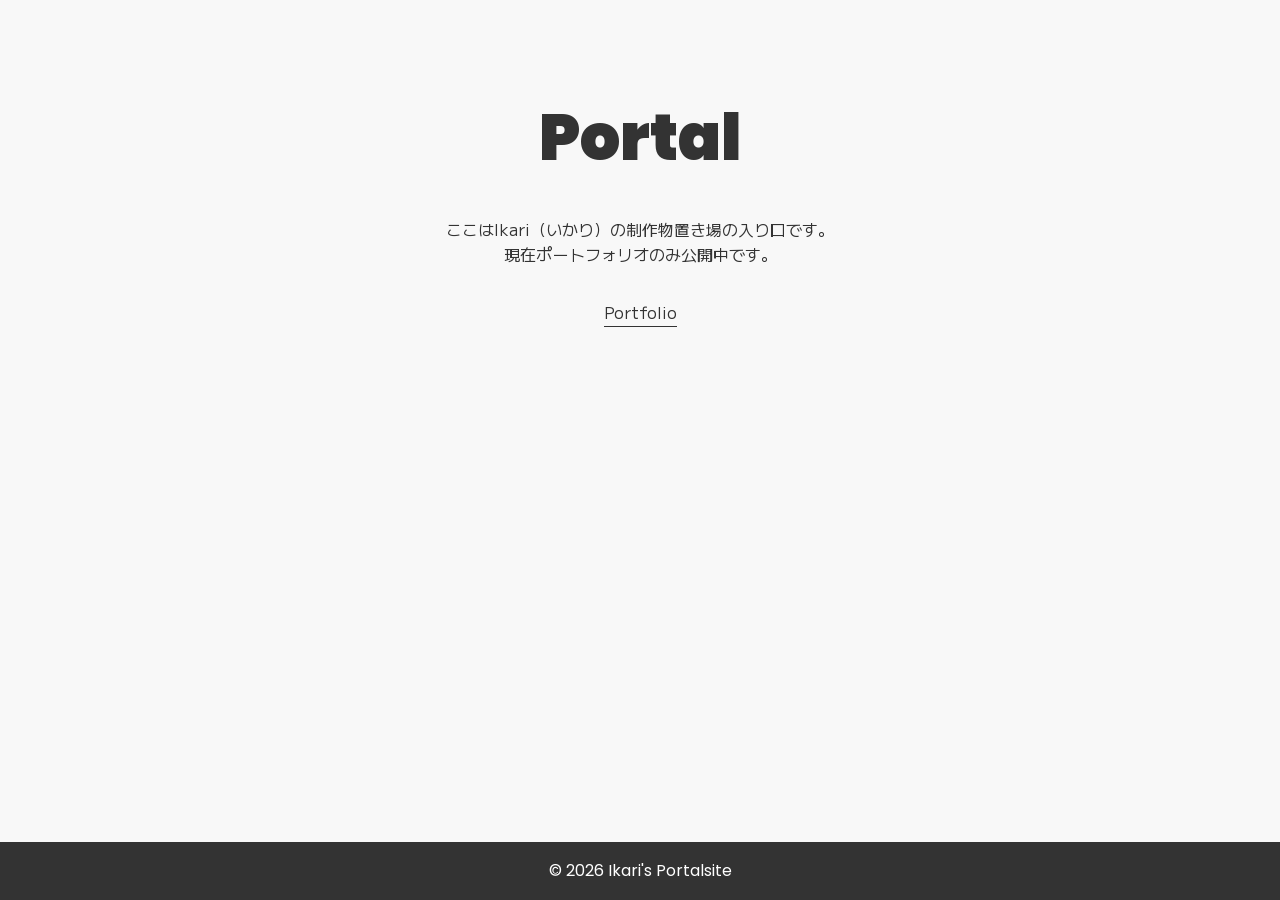
<file: index.html>
<!DOCTYPE html>
<html lang="ja">

  <head>
    <meta charset="UTF-8">
    <meta name="viewport" content="width=device-width, initial-scale=1.0">
    <title>Ikari's Portalsite</title>
    <link rel="stylesheet" href="resource/css/main.css" />
    <meta name="robots" content="noindex, nofollow" />
    <link rel="icon" href="favicon.ico">
  </head>

  <body>
    <main>
      <div class="portal">
        <div class="contentMaxInner">
          <h1 class="heading_01">Portal</h1>
          <p>ここはIkari（いかり）の制作物置き場の入り口です。</p>
          <p>現在ポートフォリオのみ公開中です。</p>
          <ul class="myworks__list">
            <li><a class="linktext" href="/portfolio/">Portfolio</a></li>
          </ul>
        </div>
      </div>
    </main>
    <footer class="footer">
       <div class="footer__copy">© 2026 Ikari's Portalsite</div>
    </footer>

  </body>

</html>
</file>
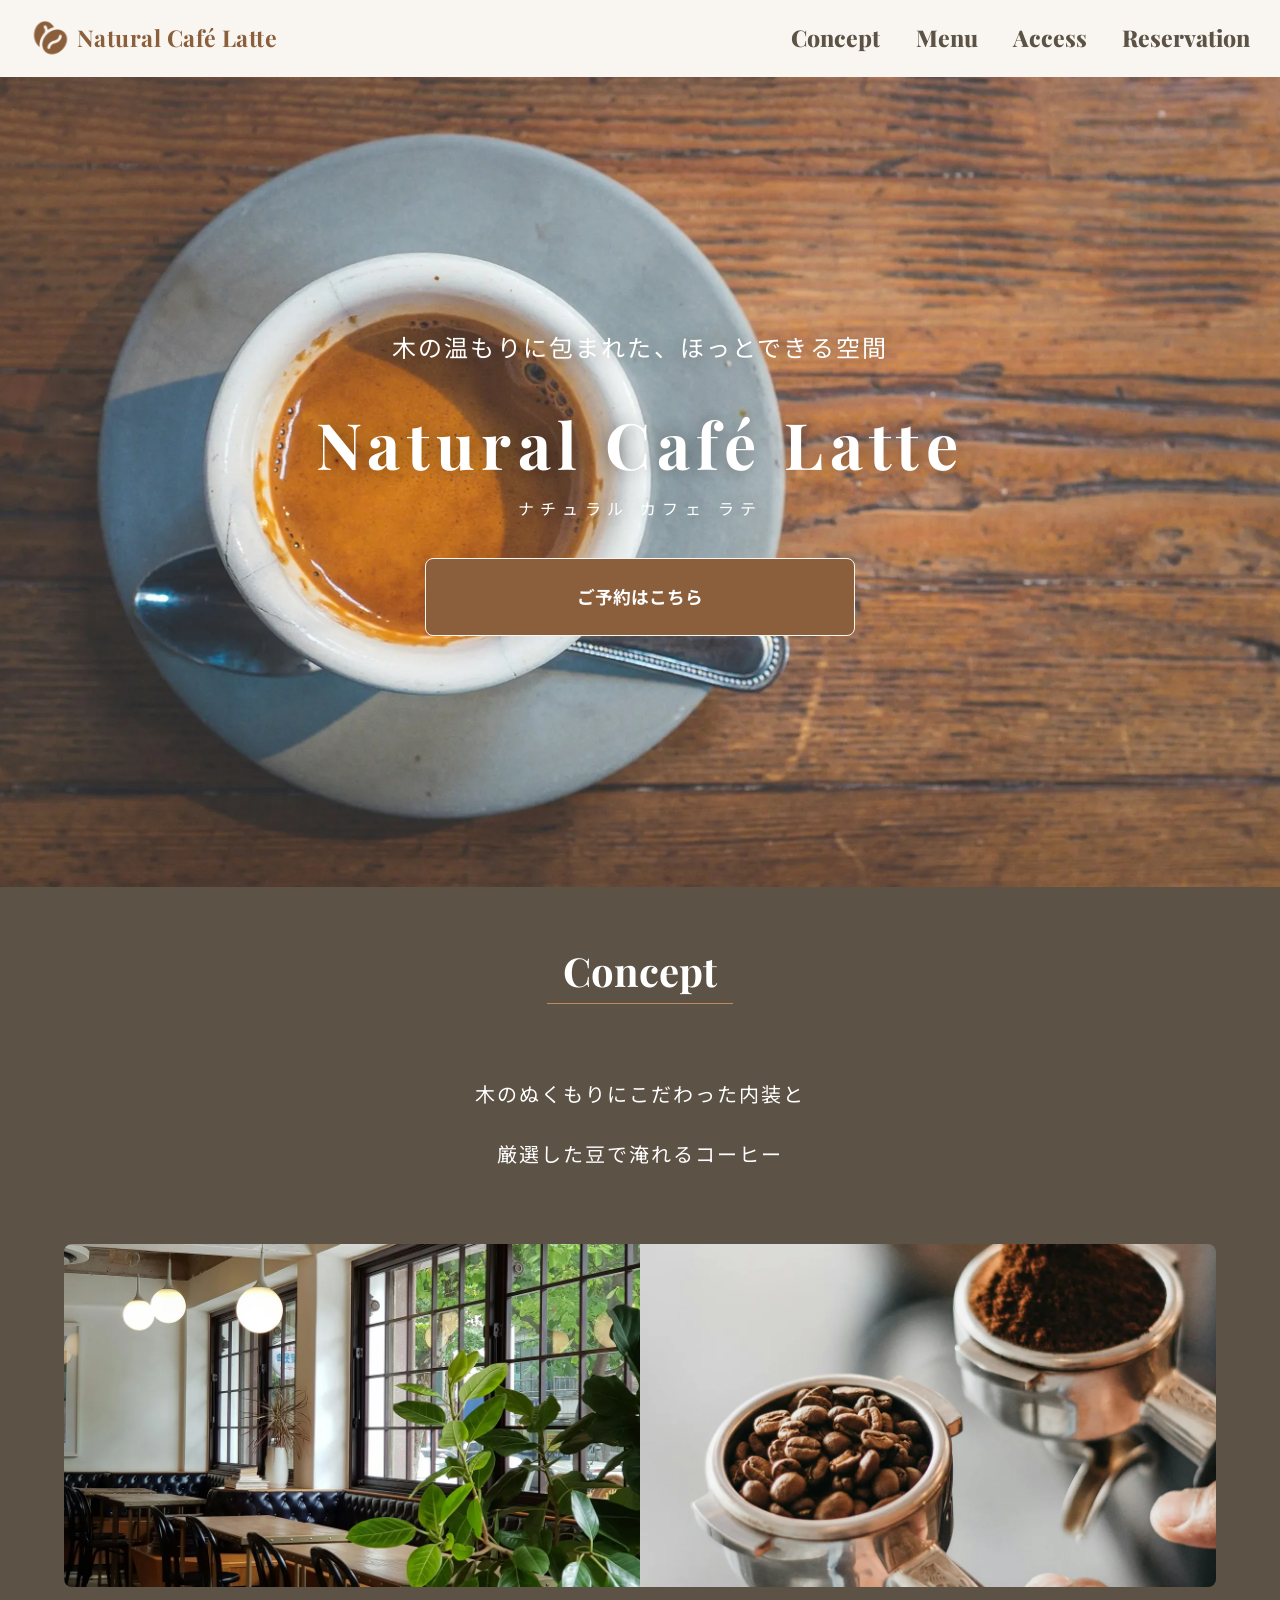
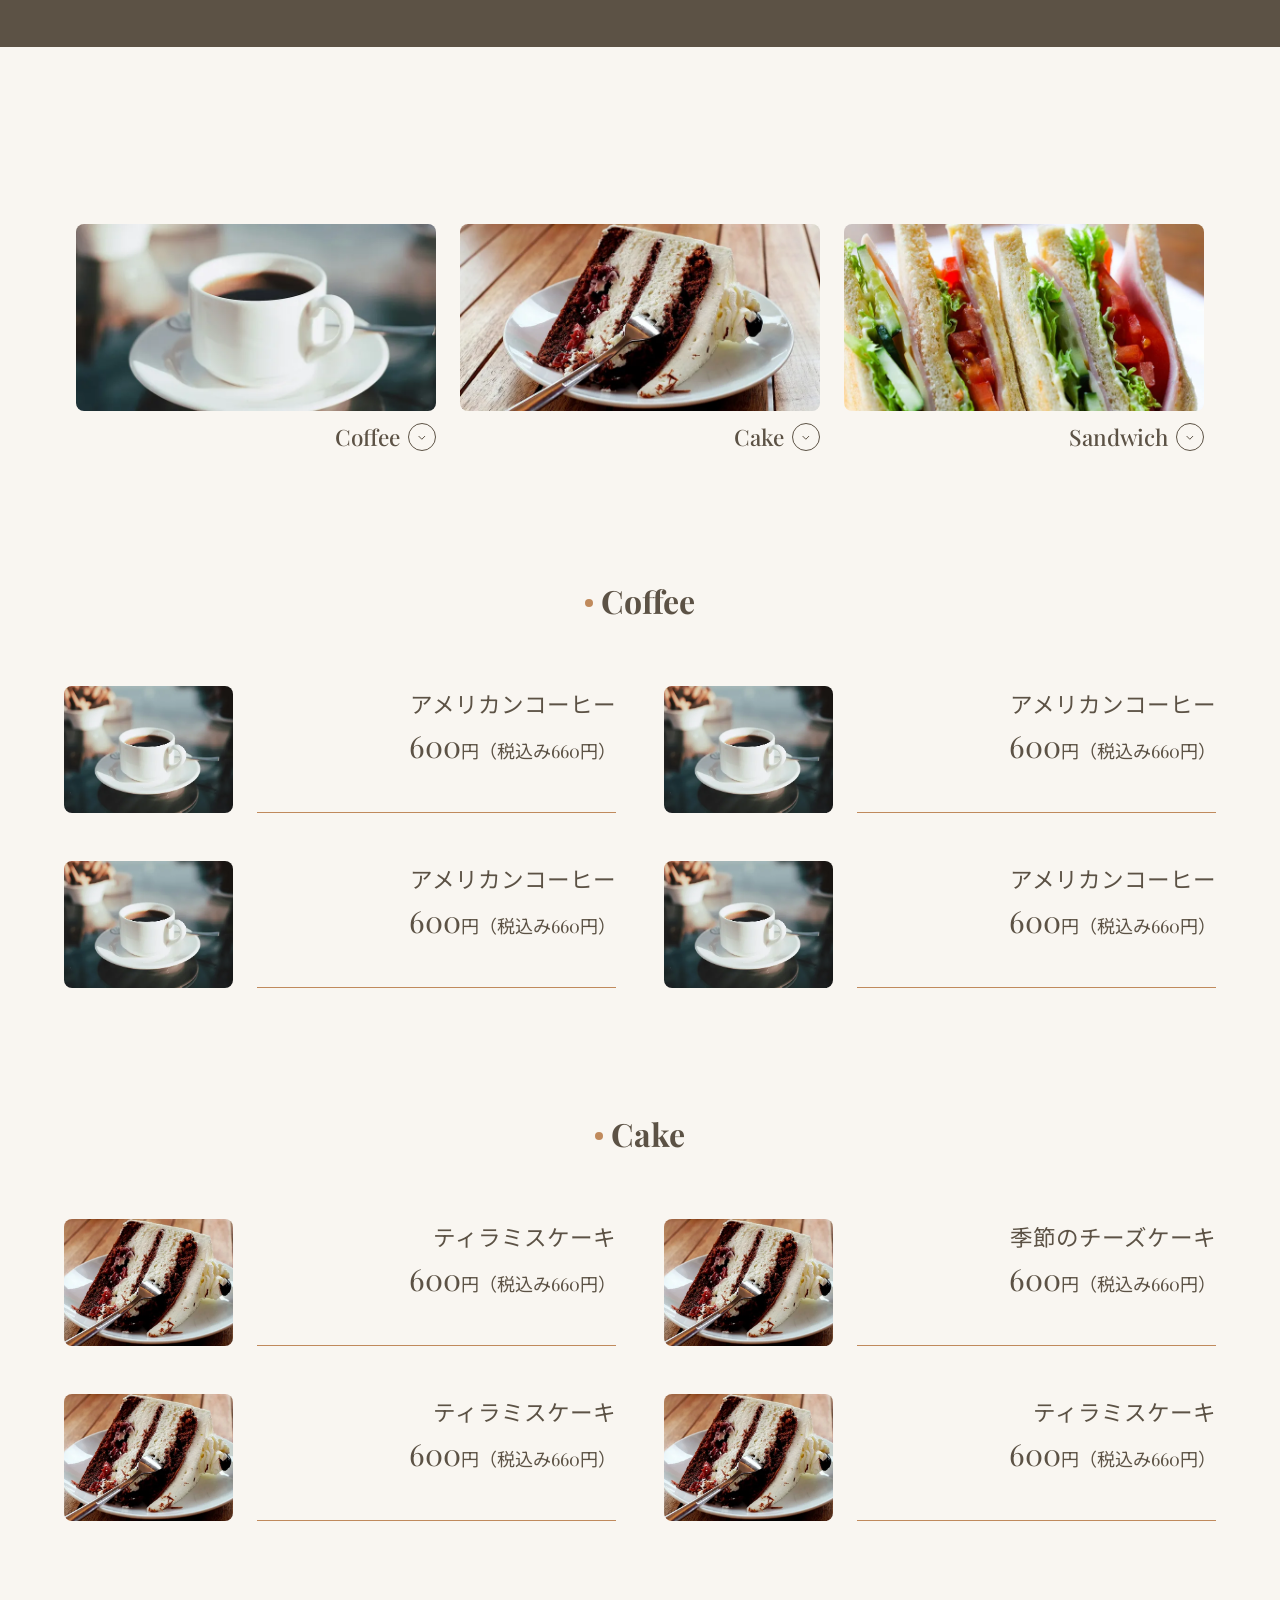
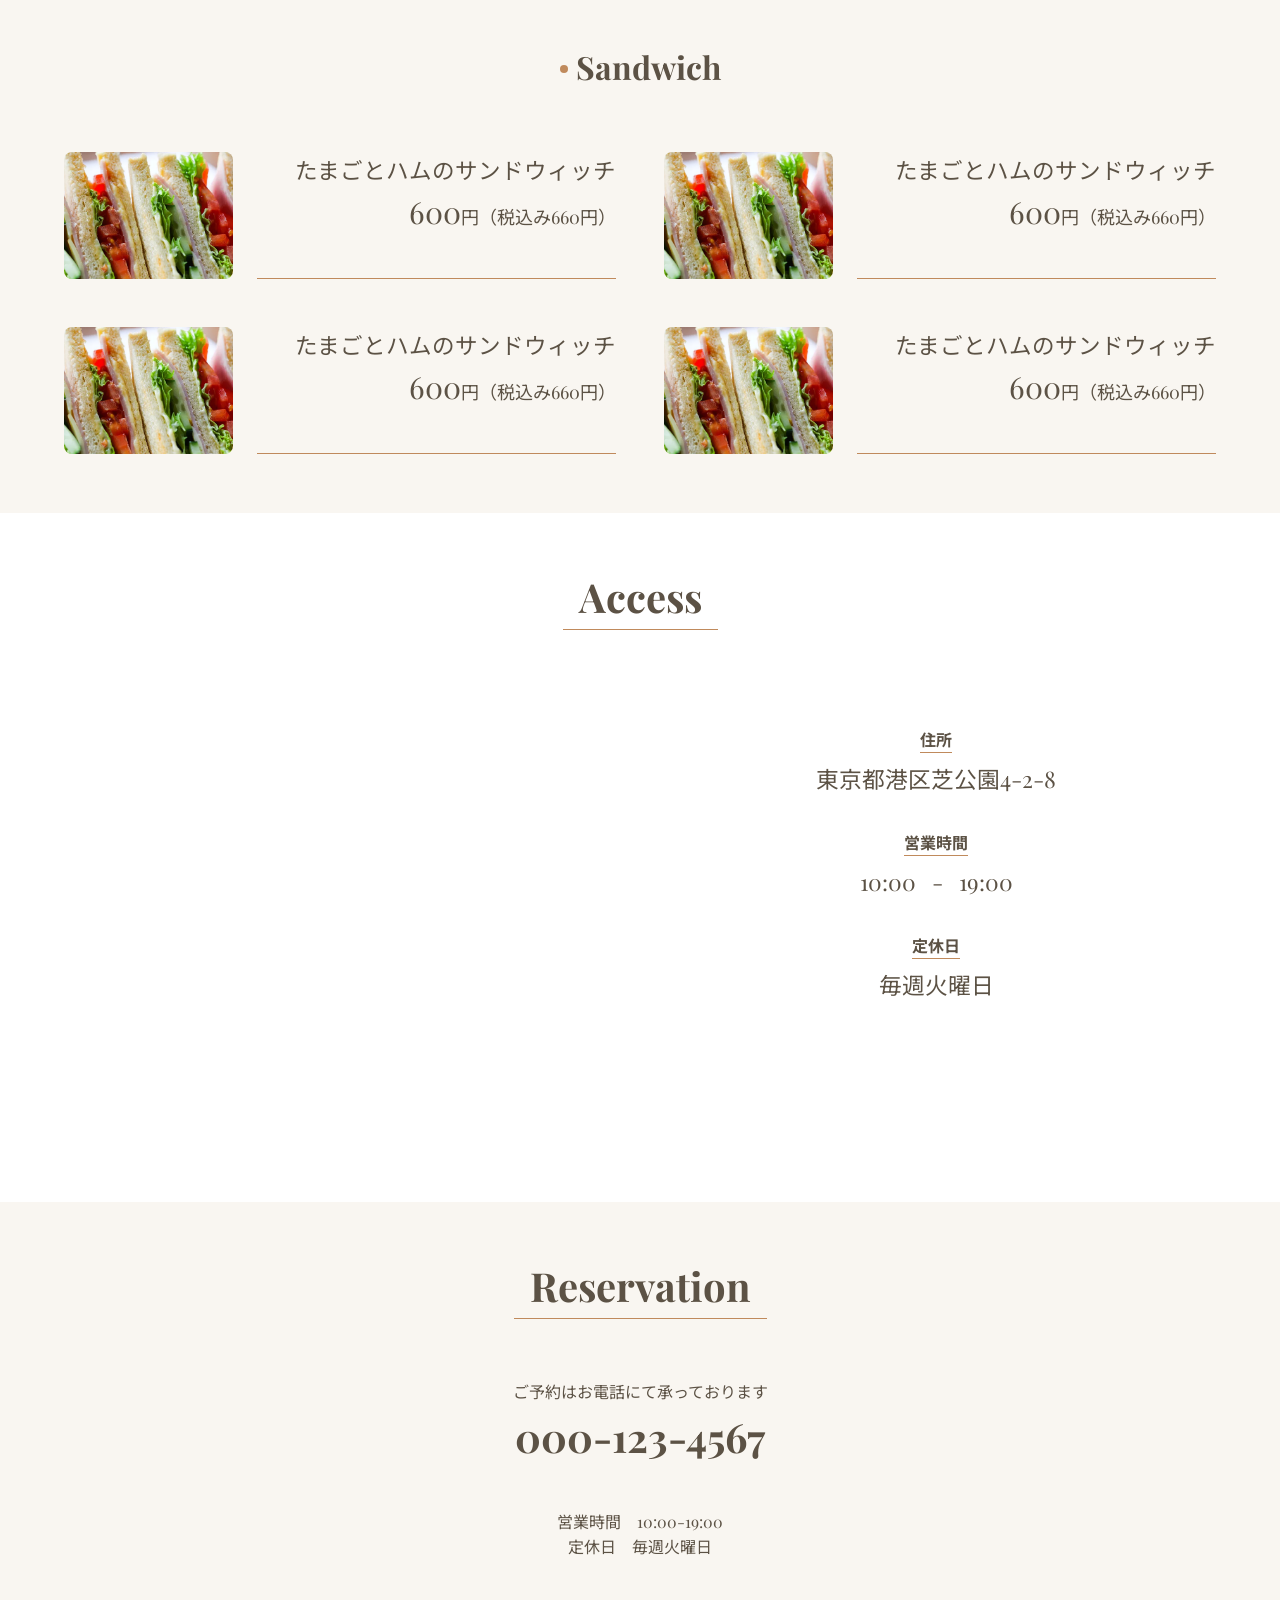
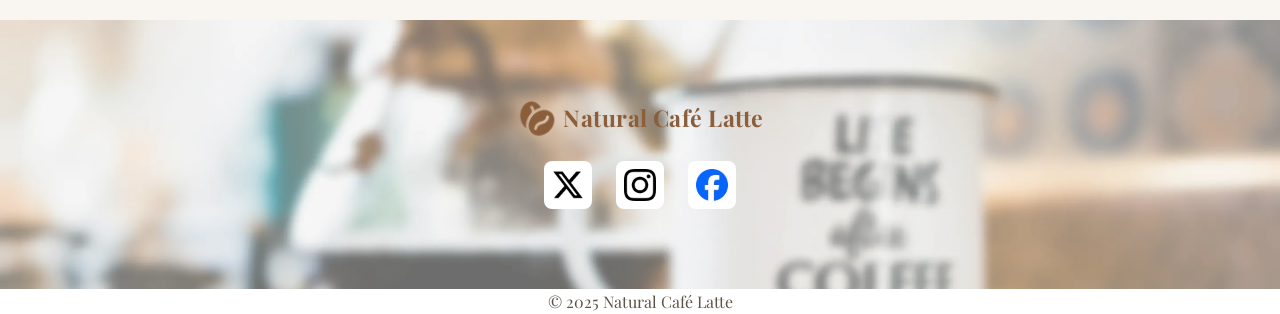
<file: works/sample-cafe/index.html>
<!DOCTYPE html>
<html lang="ja" class="page-preload">
  <head>
    <meta charset="UTF-8" />
    <meta name="viewport" content="width=device-width, initial-scale=1.0" />
    <title>サンプル1「カフェ」</title>
    <link rel="stylesheet" href="../../resource/css/sample-cafe.css" />
    <meta name="robots" content="noindex, nofollow" />
  </head>
  <body id="sample-cafe">
    <div class="page_wrap">
      <header id="header" class="header">
        <div class="header__inner">
          <a class="header__brand" href="#">Natural Café Latte</a>

          <!-- 開閉ボタン（モバイル） -->
          <button class="nav__toggle" aria-expanded="false" aria-controls="navMenu" aria-label="メニューを開く">
            <span class="nav__bar" aria-hidden="true"></span>
            <span class="nav__bar" aria-hidden="true"></span>
            <span class="nav__bar" aria-hidden="true"></span>
          </button>

          <!-- メニュー本体 -->
          <nav id="navMenu" class="nav__menu" aria-label="メインメニュー">
            <ul class="nav__list">
              <li class="nav__item"><a href="#concept">Concept</a></li>
              <li class="nav__item"><a href="#menu">Menu</a></li>
              <li class="nav__item"><a href="#access">Access</a></li>
              <li class="nav__item"><a href="#reservation">Reservation</a></li>
            </ul>
          </nav>
        </div>

        <!-- オーバーレイ（モバイル時） -->
        <div class="nav__overlay" hidden></div>
      </header>

      <div class="hero" data-stagger data-stagger-interval="600ms" data-stagger-base="300ms">
        <p class="fade-in" data-reveal-once="true">木の温もりに包まれた、<br class="sp-only" />ほっとできる空間</p>

        <h1 class="heading_01 fade-in">
          Natural<br class="sp-only" />
          Café Latte
          <span>ナチュラル カフェ ラテ</span>
        </h1>

        <!-- 見出し（2番目）より「ちょい遅れ」にしたい -->
        <!-- ① スタッガーの計算値に +120ms 上乗せするパターン -->
        <div class="btn fade-up" data-stagger-offset="200ms">
          <a href="#reservation">ご予約はこちら</a>
        </div>

        <!-- ② 完全に絶対値で指定したいなら（スタッガー無視） -->
        <!-- <div class="btn fade-up" data-fade-delay-abs="720ms">
        <a href="#reservation">ご予約はこちら</a>
       </div> -->
      </div>
      <section id="concept" class="concept bg-c2">
        <div class="inner" data-stagger data-stagger-interval="400ms" data-stagger-base="100ms">
          <h2 class="heading_02 fade-in"><span>Concept</span></h2>
          <p class="concept__text fade-up">
            木のぬくもりにこだわった内装と<br />
            厳選した豆で淹れるコーヒー
          </p>
          <div class="concept__img_wrap fade-up">
            <div class="img_box"><img src="images/concept_01.webp" alt="店内の写真" /></div>
            <div class="img_box"><img src="images/concept_02.webp" alt="厳選したコーヒー豆" /></div>
          </div>
        </div>
      </section>
      <section id="menu" class="menu bg-c1">
        <div class="inner" data-stagger data-stagger-interval="400ms" data-stagger-base="100ms">
          <h2 class="heading_02 fade-in"><span>Our Menu</span></h2>
          <ul class="card__list fade-up">
            <li class="card__item">
              <a href="#coffee">
                <div class="img_box">
                  <img src="images/coffee.webp" alt="コーヒーメニュー" />
                </div>
                <h3 class="heading_03--arrow"><span>Coffee</span></h3>
              </a>
            </li>
            <li class="card__item">
              <a href="#cake">
                <div class="img_box">
                  <img src="images/cake.webp" alt="ケーキメニュー" />
                </div>
                <h3 class="heading_03--arrow"><span>Cake</span></h3>
              </a>
            </li>
            <li class="card__item">
              <a href="#sandwich">
                <div class="img_box">
                  <img src="images/sandwich.webp" alt="サンドウィッチメニュー" />
                </div>
                <h3 class="heading_03--arrow"><span>Sandwich</span></h3>
              </a>
            </li>
          </ul>
          <!-- <div class="btn">
            <a href="menu.html">全メニューを見る</a>
          </div> -->
        </div>
      </section>
      <section id="coffee" class="coffee bg-c1">
        <div class="inner" data-stagger data-stagger-interval="200ms" data-stagger-base="300ms">
          <h2 class="heading_02--circle"><span class="fade-up">Coffee</span></h2>
          <ul class="card-2__list fade-up">
            <li class="card-2__item">
              <div class="card-2__img">
                <img src="images/menu_coffee_american.webp" alt="アメリカンコーヒー" />
              </div>
              <dl class="card-2__text">
                <dt class="card-2__name">アメリカンコーヒー</dt>
                <dd class="card-2__price">600<span>円（税込み660円）</span></dd>
              </dl>
            </li>
            <li class="card-2__item">
              <div class="card-2__img">
                <img src="images/menu_coffee_american.webp" alt="アメリカンコーヒー" />
              </div>
              <dl class="card-2__text">
                <dt class="card-2__name">アメリカンコーヒー</dt>
                <dd class="card-2__price">600<span>円（税込み660円）</span></dd>
              </dl>
            </li>
            <li class="card-2__item">
              <div class="card-2__img">
                <img src="images/menu_coffee_american.webp" alt="アメリカンコーヒー" />
              </div>
              <dl class="card-2__text">
                <dt class="card-2__name">アメリカンコーヒー</dt>
                <dd class="card-2__price">600<span>円（税込み660円）</span></dd>
              </dl>
            </li>
            <li class="card-2__item">
              <div class="card-2__img">
                <img src="images/menu_coffee_american.webp" alt="アメリカンコーヒー" />
              </div>
              <dl class="card-2__text">
                <dt class="card-2__name">アメリカンコーヒー</dt>
                <dd class="card-2__price">600<span>円（税込み660円）</span></dd>
              </dl>
            </li>
          </ul>
          <!-- <div class="btn">
            <a href="menu.html">全メニューを見る</a>
          </div> -->
        </div>
      </section>
      <section id="cake" class="cake bg-c1">
        <div class="inner" data-stagger data-stagger-interval="200ms" data-stagger-base="300ms">
          <h2 class="heading_02--circle"><span class="fade-up">Cake</span></h2>
          <ul class="card-2__list fade-up">
            <li class="card-2__item">
              <div class="card-2__img">
                <img src="images/cake.webp" alt="ティラミスケーキ" />
              </div>
              <dl class="card-2__text">
                <dt class="card-2__name">ティラミスケーキ</dt>
                <dd class="card-2__price">600<span>円（税込み660円）</span></dd>
              </dl>
            </li>
            <li class="card-2__item">
              <div class="card-2__img">
                <img src="images/cake.webp" alt="季節のチーズケーキ" />
              </div>
              <dl class="card-2__text">
                <dt class="card-2__name">季節のチーズケーキ</dt>
                <dd class="card-2__price">600<span>円（税込み660円）</span></dd>
              </dl>
            </li>
            <li class="card-2__item">
              <div class="card-2__img">
                <img src="images/cake.webp" alt="ティラミスケーキ" />
              </div>
              <dl class="card-2__text">
                <dt class="card-2__name">ティラミスケーキ</dt>
                <dd class="card-2__price">600<span>円（税込み660円）</span></dd>
              </dl>
            </li>
            <li class="card-2__item">
              <div class="card-2__img">
                <img src="images/cake.webp" alt="ティラミスケーキ" />
              </div>
              <dl class="card-2__text">
                <dt class="card-2__name">ティラミスケーキ</dt>
                <dd class="card-2__price">600<span>円（税込み660円）</span></dd>
              </dl>
            </li>
          </ul>
          <!-- <div class="btn">
            <a href="menu.html">全メニューを見る</a>
          </div> -->
        </div>
      </section>
      <section id="sandwich" class="sandwich bg-c1">
        <div class="inner" data-stagger data-stagger-interval="200ms" data-stagger-base="300ms">
          <h2 class="heading_02--circle"><span class="fade-up">Sandwich</span></h2>
          <ul class="card-2__list fade-up">
            <li class="card-2__item">
              <div class="card-2__img">
                <img src="images/sandwich.webp" alt="たまごとハムのサンドウィッチ" />
              </div>
              <dl class="card-2__text">
                <dt class="card-2__name">たまごとハムのサンドウィッチ</dt>
                <dd class="card-2__price">600<span>円（税込み660円）</span></dd>
              </dl>
            </li>
            <li class="card-2__item">
              <div class="card-2__img">
                <img src="images/sandwich.webp" alt="たまごとハムのサンドウィッチ" />
              </div>
              <dl class="card-2__text">
                <dt class="card-2__name">たまごとハムのサンドウィッチ</dt>
                <dd class="card-2__price">600<span>円（税込み660円）</span></dd>
              </dl>
            </li>
            <li class="card-2__item">
              <div class="card-2__img">
                <img src="images/sandwich.webp" alt="たまごとハムのサンドウィッチ" />
              </div>
              <dl class="card-2__text">
                <dt class="card-2__name">たまごとハムのサンドウィッチ</dt>
                <dd class="card-2__price">600<span>円（税込み660円）</span></dd>
              </dl>
            </li>
            <li class="card-2__item">
              <div class="card-2__img">
                <img src="images/sandwich.webp" alt="たまごとハムのサンドウィッチ" />
              </div>
              <dl class="card-2__text">
                <dt class="card-2__name">たまごとハムのサンドウィッチ</dt>
                <dd class="card-2__price">600<span>円（税込み660円）</span></dd>
              </dl>
            </li>
          </ul>
          <!-- <div class="btn">
            <a href="menu.html">全メニューを見る</a>
          </div> -->
        </div>
      </section>

      <section id="access" class="access">
        <div class="inner" data-stagger data-stagger-interval="400ms" data-stagger-base="300ms">
          <h2 class="heading_02 fade-in"><span>Access</span></h2>
          <div class="fade-up">
            <div class="access__flex-group">
              <div class="map">
                <iframe
                  src="https://www.google.com/maps/embed?pb=!1m18!1m12!1m3!1d3241.7477988419546!2d139.74285797602607!3d35.65858483121736!2m3!1f0!2f0!3f0!3m2!1i1024!2i768!4f13.1!3m3!1m2!1s0x60188bbd9009ec09%3A0x481a93f0d2a409dd!2z5p2x5Lqs44K_44Ov44O8!5e0!3m2!1sja!2sjp!4v1757469057157!5m2!1sja!2sjp"
                  width="600"
                  height="450"
                  style="border: 0"
                  allowfullscreen=""
                  loading="lazy"
                  referrerpolicy="no-referrer-when-downgrade"
                ></iframe>
              </div>
              <ul class="access__list">
                <li class="access__item">
                  <h3 class="heading_03--bb">住所</h3>
                  <p>東京都港区芝公園4-2-8</p>
                </li>
                <li class="access__item">
                  <h3 class="heading_03--bb">営業時間</h3>
                  <p>10:00<span>-</span>19:00</p>
                </li>
                <li class="access__item">
                  <h3 class="heading_03--bb">定休日</h3>
                  <p>毎週火曜日</p>
                </li>
              </ul>
            </div>
          </div>
        </div>
      </section>
      <section id="reservation" class="reservation bg-c1">
        <div class="inner" data-stagger data-stagger-interval="400ms" data-stagger-base="300ms">
          <h2 class="heading_02 fade-in"><span>Reservation</span></h2>
          <div class="fade-up">
            <p>ご予約はお電話にて承っております</p>
            <a class="tel" href="#">000-123-4567</a>
            <p>営業時間　10:00-19:00</p>
            <p>定休日　毎週火曜日</p>
          </div>
        </div>
      </section>
      <footer id="footer" class="footer">
        <div class="footer__bg">
          <div class="footer__inner fade-in" data-fade-delay="600ms">
            <a class="footer__brand" href="#">Natural Café Latte</a>
            <!-- <address class="footer__address">
                <p><span>〒000-0000</span>東京都港区芝公園４丁目２−８</p>
                <a class="tel" href="#">000-123-4567</a>
              </address> -->
            <ul class="footer__sns_list">
              <li>
                <a href="#" target="_blank"><img src="images/sns_x.webp" alt="X公式アカウント" /></a>
              </li>
              <li>
                <a href="#" target="_blank"><img src="images/sns_inst.webp" alt="Instagram公式アカウント" /></a>
              </li>
              <li>
                <a href="#" target="_blank"><img src="images/sns_fb.webp" alt="Facebook公式アカウント" /></a>
              </li>
            </ul>
          </div>
        </div>

        <div class="footer__copy">© 2025 Natural Café Latte</div>
      </footer>
    </div>
    <script src="../../resource/js/effects.js" defer></script>
    <script src="../../resource/js/main.js" defer></script>
  </body>
</html>
</file>
<file: resource/css/main.css>
@charset "UTF-8";
@import url("https://fonts.googleapis.com/css2?family=Noto+Sans+JP:wght@100..900&family=Playfair+Display:ital,wght@0,400..900;1,400..900&display=swap");
@import url("https://fonts.googleapis.com/css2?family=M+PLUS+1:wght@100..900&family=Poppins:ital,wght@0,100;0,200;0,300;0,400;0,500;0,600;0,700;0,800;0,900;1,100;1,200;1,300;1,400;1,500;1,600;1,700;1,800;1,900&display=swap");
*,
::before,
::after {
  margin: 0;
  padding: 0;
  -webkit-box-sizing: border-box;
          box-sizing: border-box;
}

::before,
::after {
  display: inline-block;
}

a {
  text-decoration: none;
}

ul {
  list-style: none;
}

address {
  text-decoration: none;
  font-style: normal;
}

/* 全体をスムーススクロール（ユーザーの低速設定は尊重） */
html {
  scroll-behavior: smooth;
}

@media (prefers-reduced-motion: reduce) {
  html {
    scroll-behavior: auto;
  }
}
h1,
h2,
h3,
h4,
h5,
h6 {
  font-weight: bold;
}

a {
  display: inline-block;
  color: #333;
  opacity: 1;
  -webkit-transition: 0.3s all;
  transition: 0.3s all;
}
a:hover {
  opacity: 0.6;
}

img {
  width: 100%;
  max-width: 100%;
  vertical-align: bottom;
}

/* =========================
   CSS Custom Properties
   ========================= */
:root {
  --page-fade-duration: 1.5s;
  --page-fade-ease: cubic-bezier(0.2, 0.6, 0.2, 1);
  --scroll-fade-duration: 0.8s;
  --scroll-fade-ease: cubic-bezier(0.2, 0.6, 0.2, 1);
  --nav-height: auto;
  --nav-bg: #000; /* ヘッダー背景 */
  --nav-fg: #333; /* 文字色 */
  --nav-btn: #000; /* アクセント */
  --menu-bg: #000; /* モバイルメニュー背景 */
  --overlay-bg: rgba(0, 0, 0, 0.5);
  --gap-x: 20px;
  --speed: 0.5s; /* アニメ速度 */
  /* 固定ヘッダー分ずらす（見出しやセクションに効く） */
  --fixed-header: 64px;
  --textshadow: 0 0 20px rgba(0, 0, 0, 0.4);
  --boxshadow: 8px 16px 30px rgba(0, 0, 0, 0.1);
}

/* 実高さに合わせて調整 */
[id] {
  scroll-margin-top: calc(var(--fixed-header) + 8px);
}

/* =========================
   Header (BEM)
   ========================= */
.footer {
  position: absolute;
  width: 100%;
  bottom: 0;
  left: 0;
}
.footer__copy {
  font-family: "Poppins", sans-serif;
  padding-block: 1rem;
  background: #333;
  color: #fff;
  text-align: center;
}
@media (max-width: 768px) {
  .footer__copy {
    font-size: 0.875rem;
  }
}

.btn {
  display: -webkit-box;
  display: -webkit-flex;
  display: -ms-flexbox;
  display: flex;
  -webkit-box-orient: horizontal;
  -webkit-box-direction: normal;
  -webkit-flex-direction: row;
      -ms-flex-direction: row;
          flex-direction: row;
  -webkit-box-pack: center;
  -webkit-justify-content: center;
      -ms-flex-pack: center;
          justify-content: center;
  -webkit-box-align: center;
  -webkit-align-items: center;
      -ms-flex-align: center;
          align-items: center;
  width: 100%;
}
.btn a {
  display: -webkit-box;
  display: -webkit-flex;
  display: -ms-flexbox;
  display: flex;
  -webkit-box-orient: horizontal;
  -webkit-box-direction: normal;
  -webkit-flex-direction: row;
      -ms-flex-direction: row;
          flex-direction: row;
  -webkit-box-pack: center;
  -webkit-justify-content: center;
      -ms-flex-pack: center;
          justify-content: center;
  -webkit-box-align: center;
  -webkit-align-items: center;
      -ms-flex-align: center;
          align-items: center;
  width: 100%;
  max-width: 430px;
  color: #fff;
  font-weight: 700;
  background: #000;
  padding: 1.5rem 3rem;
  font-size: clamp(1rem, 0.964rem + 0.18vw, 1.125rem);
  border: 1px solid #000;
  border-radius: 8px;
  -webkit-transition: all 0.3s;
  transition: all 0.3s;
}
.btn a:hover {
  background: #000;
  opacity: 1;
}

.u-hidden {
  display: none !important;
}

.u-text-center {
  text-align: center !important;
}

/* 基本：CSSだけの挙動はこれまで通り */
.sp-only {
  display: block;
}
@media (min-width: 769px) {
  .sp-only {
    display: none;
  }
}

.pc-only {
  display: none;
}
@media (min-width: 769px) {
  .pc-only {
    display: block;
  }
}

/* === ページ全体フェード === */
html.page-preload body {
  opacity: 0;
}

html.page-ready body {
  opacity: 1;
  -webkit-transition: opacity var(--page-fade-duration) var(--page-fade-ease);
  transition: opacity var(--page-fade-duration) var(--page-fade-ease);
}

/* === 共通（初期状態） === */
.fade-up,
.fade-left,
.fade-right,
.fade-in {
  opacity: 0;
  will-change: opacity, transform;
}

/* 方向ごとに開始位置を設定 */
.fade-up {
  -webkit-transform: translateY(12px);
          transform: translateY(12px);
}

.fade-left {
  -webkit-transform: translateX(-12px);
          transform: translateX(-12px);
}

.fade-right {
  -webkit-transform: translateX(12px);
          transform: translateX(12px);
}

.fade-in {
  -webkit-transform: none;
          transform: none;
}

/* 表示状態 */
.fade-up.is-inview,
.fade-left.is-inview,
.fade-right.is-inview,
.fade-in.is-inview {
  opacity: 1;
  -webkit-transition: opacity var(--scroll-fade-duration) var(--scroll-fade-ease), -webkit-transform var(--scroll-fade-duration) var(--scroll-fade-ease);
  transition: opacity var(--scroll-fade-duration) var(--scroll-fade-ease), -webkit-transform var(--scroll-fade-duration) var(--scroll-fade-ease);
  transition: opacity var(--scroll-fade-duration) var(--scroll-fade-ease), transform var(--scroll-fade-duration) var(--scroll-fade-ease);
  transition: opacity var(--scroll-fade-duration) var(--scroll-fade-ease), transform var(--scroll-fade-duration) var(--scroll-fade-ease), -webkit-transform var(--scroll-fade-duration) var(--scroll-fade-ease);
  -webkit-transform: none;
          transform: none;
}

/* モーション苦手な人向け */
@media (prefers-reduced-motion: reduce) {
  html.page-preload body {
    opacity: 1;
  }
  html.page-ready body {
    -webkit-transition: none;
    transition: none;
  }
  .fade-up,
  .fade-left,
  .fade-right,
  .fade-in,
  .fade-up.is-inview,
  .fade-left.is-inview,
  .fade-right.is-inview,
  .fade-in.is-inview {
    opacity: 1;
    -webkit-transition: none;
    transition: none;
    -webkit-transform: none;
            transform: none;
  }
}
/* 個別ディレイ/時間/イージングを data-* で上書きできるように
   ※既存の transition は各コンポーネント側で定義してOK */
/* data-* から渡すカスタム値用（存在する時だけ効く） */
:is(.fade-up, .fade-left, .fade-right, .fade-in).is-inview[data-fade-duration] {
  -webkit-transition-duration: var(--fade-duration);
          transition-duration: var(--fade-duration);
}

:is(.fade-up, .fade-left, .fade-right, .fade-in).is-inview[data-fade-ease] {
  -webkit-transition-timing-function: var(--fade-ease);
          transition-timing-function: var(--fade-ease);
}

/* 初期値では delay 0 にしておく（JSで必要分だけ付与） */
:is(.fade-up, .fade-left, .fade-right, .fade-in) {
  -webkit-transition-delay: 0s;
          transition-delay: 0s;
}

.poppins-black {
  font-family: "Poppins", sans-serif;
  font-weight: 900;
  font-style: normal;
}

body {
  font-family: "M PLUS 1", sans-serif;
  font-size: 16px;
  line-height: 1.6;
  background: #f8f8f8;
  color: #333;
  height: 100vh;
}
@media (max-width: 768px) {
  body {
    font-size: 0.875rem;
  }
}

.contentMaxInner {
  max-width: 1000px;
  width: 90%;
  margin-inline: auto;
}

.portal {
  position: relative;
  text-align: center;
}
.portal h1,
.portal h2 {
  font-family: "Poppins", sans-serif;
  font-weight: 900;
  font-style: normal;
  color: #333;
}
.portal .inner + .inner {
  margin-top: 80px;
}
@media (max-width: 768px) {
  .portal .inner + .inner {
    margin-top: 60px;
  }
}
.portal .heading_01 {
  position: relative;
  width: 100%;
  padding-top: 100px;
  margin-bottom: 40px;
  font-size: 4rem;
  line-height: 1.2;
  display: -webkit-box;
  display: -webkit-flex;
  display: -ms-flexbox;
  display: flex;
  -webkit-box-orient: vertical;
  -webkit-box-direction: normal;
  -webkit-flex-direction: column;
      -ms-flex-direction: column;
          flex-direction: column;
  -webkit-box-pack: center;
  -webkit-justify-content: center;
      -ms-flex-pack: center;
          justify-content: center;
  -webkit-box-align: center;
  -webkit-align-items: center;
      -ms-flex-align: center;
          align-items: center;
}
@media (max-width: 768px) {
  .portal .heading_01 {
    padding-top: 80px;
    margin-bottom: 20px;
    font-size: 3.5rem;
    gap: 4px;
  }
}
.portal .heading_01 span {
  font-weight: 400;
  font-size: 0.3em;
}
.portal .heading_01--ja {
  font-family: "M PLUS 1", sans-serif;
  position: relative;
  width: 100%;
  padding-top: 100px;
  margin-bottom: 40px;
  font-size: 4rem;
  line-height: 1.2;
  display: -webkit-box;
  display: -webkit-flex;
  display: -ms-flexbox;
  display: flex;
  -webkit-box-orient: vertical;
  -webkit-box-direction: normal;
  -webkit-flex-direction: column;
      -ms-flex-direction: column;
          flex-direction: column;
  -webkit-box-pack: center;
  -webkit-justify-content: center;
      -ms-flex-pack: center;
          justify-content: center;
  -webkit-box-align: center;
  -webkit-align-items: center;
      -ms-flex-align: center;
          align-items: center;
}
@media (max-width: 768px) {
  .portal .heading_01--ja {
    padding-top: 80px;
    margin-bottom: 20px;
    font-size: 3.5rem;
    gap: 4px;
  }
}
.portal .heading_01--ja span {
  font-weight: 400;
  font-size: 0.3em;
}
.portal .heading_02 {
  position: relative;
  padding-bottom: 12px;
  margin-bottom: 60px;
  font-size: 2.5rem;
  letter-spacing: 0.08em;
  text-align: center;
}
@media (max-width: 768px) {
  .portal .heading_02 {
    margin-bottom: 40px;
    font-size: 1.75rem;
  }
}
.portal .heading_02::after {
  content: "";
  position: absolute;
  bottom: 0;
  left: 50%;
  -webkit-transform: translateX(-50%);
          transform: translateX(-50%);
  width: 40px;
  height: 8px;
  background: #333;
  border-radius: 8px;
}
@media (max-width: 768px) {
  .portal .heading_02::after {
    width: 24px;
    height: 6px;
  }
}
.portal .heading_03 {
  margin-bottom: 30px;
  font-size: 1.125rem;
  letter-spacing: 0.04em;
  line-height: 1.4;
  text-align: center;
  font-weight: 700;
}
@media (max-width: 768px) {
  .portal .heading_03 {
    margin-bottom: 30px;
    font-size: 1rem;
  }
}
.portal .heading_03--green {
  font-weight: 700;
  font-size: 1.125rem;
  margin-bottom: 30px;
}
@media (max-width: 768px) {
  .portal .heading_03--green {
    font-size: 1rem;
  }
}
.portal .heading_04 {
  color: #333;
  font-weight: 700;
  margin-bottom: 16px;
}
.portal ul + h4 {
  margin-top: 40px;
}
.portal .tac {
  text-align: center;
}
.portal .linktext {
  color: #333;
  border-bottom: 1px solid #333;
}
.portal .label {
  background: #333;
  color: #fff;
  border-radius: 4px;
  padding: 2px 8px;
  font-weight: 500;
  font-size: 0.8em;
}
.portal .hero {
  width: 90%;
  max-width: 744px;
  margin-inline: auto;
  padding-block: 80px;
  text-align: center;
}
.portal .lead {
  line-height: 2em;
  letter-spacing: 0.04em;
  font-weight: 500;
}
@media (max-width: 768px) {
  .portal .lead {
    text-align: left;
  }
}
.portal .main {
  padding-bottom: 120px;
}
.portal .myworks__list {
  margin-top: 2rem;
}/*# sourceMappingURL=main.css.map */
</file>
<file: resource/css/sample-cafe.css>
@charset "UTF-8";
@import url("https://fonts.googleapis.com/css2?family=Noto+Sans+JP:wght@100..900&family=Playfair+Display:ital,wght@0,400..900;1,400..900&display=swap");
*,
::before,
::after {
  margin: 0;
  padding: 0;
  -webkit-box-sizing: border-box;
          box-sizing: border-box;
}

::before,
::after {
  display: inline-block;
}

a {
  text-decoration: none;
}

ul {
  list-style: none;
}

address {
  text-decoration: none;
  font-style: normal;
}

/* 全体をスムーススクロール（ユーザーの低速設定は尊重） */
html {
  scroll-behavior: smooth;
}

@media (prefers-reduced-motion: reduce) {
  html {
    scroll-behavior: auto;
  }
}
h1,
h2,
h3,
h4,
h5,
h6 {
  font-weight: bold;
}

a {
  display: inline-block;
  color: #333;
  opacity: 1;
  -webkit-transition: 0.3s all;
  transition: 0.3s all;
}
a:hover {
  opacity: 0.6;
}

img {
  width: 100%;
  max-width: 100%;
  vertical-align: bottom;
}

/* =========================
   CSS Custom Properties
   ========================= */
:root {
  --page-fade-duration: 1.5s;
  --page-fade-ease: cubic-bezier(0.2, 0.6, 0.2, 1);
  --scroll-fade-duration: 0.8s;
  --scroll-fade-ease: cubic-bezier(0.2, 0.6, 0.2, 1);
  --nav-height: auto;
  --nav-bg: #f9f6f1; /* ヘッダー背景 */
  --nav-fg: #5c5245; /* 文字色 */
  --nav-btn: #8b5e3c; /* アクセント */
  --menu-bg: #f9f6f1; /* モバイルメニュー背景 */
  --overlay-bg: rgba(0, 0, 0, 0.5);
  --gap-x: 20px;
  --speed: 0.5s; /* アニメ速度 */
  /* 固定ヘッダー分ずらす（見出しやセクションに効く） */
  --fixed-header: 64px;
  --textshadow: 0 0 20px rgba(0, 0, 0, 0.4);
  --boxshadow: 8px 16px 30px rgba(0, 0, 0, 0.1);
}

/* 実高さに合わせて調整 */
[id] {
  scroll-margin-top: calc(var(--fixed-header) + 8px);
}

/* =========================
   Header (BEM)
   ========================= */
#sample-cafe .header {
  display: -webkit-box;
  display: -webkit-flex;
  display: -ms-flexbox;
  display: flex;
  -webkit-box-align: center;
  -webkit-align-items: center;
      -ms-flex-align: center;
          align-items: center;
  position: -webkit-sticky;
  position: sticky;
  top: 0;
  z-index: 50;
  height: var(--nav-height);
  padding: 1.25rem 1.875rem;
  background: var(--nav-bg);
  color: var(--nav-fg);
  font-family: "Playfair Display", "Noto Sans JP", sans-serif;
  font-weight: 800;
}
@media (max-width: 768px) {
  #sample-cafe .header {
    padding: 1rem;
  }
}
#sample-cafe .header__inner {
  display: grid;
  -webkit-box-align: center;
  -webkit-align-items: center;
      -ms-flex-align: center;
          align-items: center;
  gap: var(--gap-x);
  grid-template-columns: 1fr auto;
  width: min(1920px, 100%);
  margin: 0 auto;
}
#sample-cafe .header__brand {
  display: -webkit-inline-box;
  display: -webkit-inline-flex;
  display: -ms-inline-flexbox;
  display: inline-flex;
  -webkit-box-align: center;
  -webkit-align-items: center;
      -ms-flex-align: center;
          align-items: center;
  position: relative;
  height: var(--nav-height);
  padding-left: 47px;
  font-weight: 700;
  font-size: clamp(1.25rem, 0.963rem + 0.6vw, 1.5rem);
  letter-spacing: 0.02em;
  text-decoration: none;
  color: #8b5e3c;
}
@media (max-width: 768px) {
  #sample-cafe .header__brand {
    padding-left: 40px;
  }
}
#sample-cafe .header__brand::before {
  position: absolute;
  top: 50%;
  left: 0;
  width: clamp(1.875rem, 0.801rem + 2.24vw, 2.813rem);
  height: clamp(1.875rem, 0.801rem + 2.24vw, 2.813rem);
  background: url(../../../works/sample-cafe/images/logo_icon.webp) no-repeat;
  background-size: contain;
  -webkit-transform: translateY(-50%);
          transform: translateY(-50%);
  content: "";
}
#sample-cafe .header {
  /* ===== PCナビ ===== */
}
#sample-cafe .header .nav__menu {
  display: block;
}
#sample-cafe .header .nav__list {
  font-size: clamp(1.25rem, 0.963rem + 0.6vw, 1.5rem);
  display: -webkit-box;
  display: -webkit-flex;
  display: -ms-flexbox;
  display: flex;
  -webkit-box-orient: horizontal;
  -webkit-box-direction: normal;
  -webkit-flex-direction: row;
      -ms-flex-direction: row;
          flex-direction: row;
  -webkit-box-pack: center;
  -webkit-justify-content: center;
      -ms-flex-pack: center;
          justify-content: center;
  -webkit-box-align: center;
  -webkit-align-items: center;
      -ms-flex-align: center;
          align-items: center;
  gap: clamp(1.25rem, -0.183rem + 2.98vw, 2.5rem);
}
#sample-cafe .header {
  /* a と サブメニューボタンの共通 */
}
#sample-cafe .header .nav__item > a,
#sample-cafe .header .nav__submenu-toggle {
  position: relative;
  border: 0;
  background: transparent;
  font: inherit;
  color: var(--nav-fg);
  cursor: pointer;
}
#sample-cafe .header .nav__item > a::after,
#sample-cafe .header .nav__submenu-toggle::after {
  display: block;
  position: absolute;
  bottom: 0;
  left: 0;
  width: 0;
  height: 1px;
  background-color: #c08a5c;
  -webkit-transition: 0.2s all;
  transition: 0.2s all;
  content: "";
}
#sample-cafe .header .nav__item > a:hover,
#sample-cafe .header .nav__submenu-toggle:hover {
  opacity: 1;
}
#sample-cafe .header .nav__item > a:hover::after,
#sample-cafe .header .nav__submenu-toggle:hover::after {
  width: 100%;
}
#sample-cafe .header {
  /* サブメニュー（PCはホバー/フォーカスで開く） */
}
#sample-cafe .header .nav__item--parent {
  position: relative;
}
#sample-cafe .header .nav__item--parent:where(:hover, :focus-within) > .nav__submenu {
  display: block;
}
#sample-cafe .header .nav__submenu {
  display: none;
  position: absolute;
  top: calc(100% + 8px);
  left: 0;
  min-width: 180px;
  margin: 0;
  padding: 8px;
  border-radius: var(--radius, 12px); /* ← 未定義時は12pxに */
  -webkit-box-shadow: 0 10px 24px rgba(0, 0, 0, 0.25);
          box-shadow: 0 10px 24px rgba(0, 0, 0, 0.25);
  background: #1f2937;
  list-style: none;
}
#sample-cafe .header .nav__submenu a {
  display: block;
  padding: 10px 12px;
  border-radius: 8px;
  text-decoration: none;
  color: var(--nav-fg);
}
#sample-cafe .header .nav__submenu a:hover {
  background: color-mix(in srgb, var(--nav-fg) 10%, transparent);
}
#sample-cafe .header {
  /* ハンバーガー */
}
#sample-cafe .header .nav__toggle {
  display: none;
  z-index: 11;
  width: 24px;
  height: 44px;
  border: 0;
  border-radius: 10px;
  background: transparent;
  cursor: pointer;
  justify-self: end;
}
#sample-cafe .header .nav__bar {
  display: block;
  width: 24px;
  height: 2px;
  margin: 0 auto;
  border-radius: 4px;
  background: var(--nav-btn);
  -webkit-transition: opacity var(--speed), -webkit-transform var(--speed);
  transition: opacity var(--speed), -webkit-transform var(--speed);
  transition: transform var(--speed), opacity var(--speed);
  transition: transform var(--speed), opacity var(--speed), -webkit-transform var(--speed);
  -webkit-transform-origin: center;
          transform-origin: center;
}
#sample-cafe .header {
  /* ===== モバイル（768px以下） ===== */
}
@media (max-width: 768px) {
  #sample-cafe .header__inner {
    grid-template-columns: 1fr auto;
  }
  #sample-cafe .header .nav__toggle {
    display: -webkit-box;
    display: -webkit-flex;
    display: -ms-flexbox;
    display: flex;
    -webkit-box-orient: vertical;
    -webkit-box-direction: normal;
    -webkit-flex-direction: column;
        -ms-flex-direction: column;
            flex-direction: column;
    -webkit-box-pack: center;
    -webkit-justify-content: center;
        -ms-flex-pack: center;
            justify-content: center;
    -webkit-box-align: center;
    -webkit-align-items: center;
        -ms-flex-align: center;
            align-items: center;
    gap: 8px;
  }
  #sample-cafe .header {
    /* ドロワー */
  }
  #sample-cafe .header .nav__menu {
    position: fixed;
    inset: 0 0 0 auto; /* 右から出る */
    z-index: 10;
    width: min(74vw, 360px); /* フル幅ドロワー。固定幅なら min(84vw, 360px) に */
    height: 100svh;
    min-height: 292px;
    padding: 60px 16px 40px;
    overflow-y: auto;
    background: var(--menu-bg);
    text-align: center;
    -webkit-transition: -webkit-transform var(--speed) ease;
    transition: -webkit-transform var(--speed) ease;
    transition: transform var(--speed) ease;
    transition: transform var(--speed) ease, -webkit-transform var(--speed) ease;
    -webkit-transform: translateX(100%);
            transform: translateX(100%);
    -webkit-overflow-scrolling: touch;
  }
  #sample-cafe .header .nav__list {
    -webkit-box-orient: vertical;
    -webkit-box-direction: normal;
    -webkit-flex-direction: column;
        -ms-flex-direction: column;
            flex-direction: column;
    -webkit-box-align: stretch;
    -webkit-align-items: stretch;
        -ms-flex-align: stretch;
            align-items: stretch;
    gap: 24px;
  }
  #sample-cafe .header {
    /* サブメニュー（モバイルはアコーディオン） */
  }
  #sample-cafe .header .nav__submenu {
    display: none;
    position: static;
    padding: 6px 0 0;
    -webkit-box-shadow: none;
            box-shadow: none;
    background: transparent;
  }
  #sample-cafe .header .nav__submenu a {
    padding: 10px 12px 10px 24px;
  }
  #sample-cafe .header {
    /* オーバーレイ */
  }
  #sample-cafe .header .nav__overlay {
    position: fixed;
    inset: 0;
    z-index: 9;
    background: var(--overlay-bg);
    -webkit-backdrop-filter: blur(1px);
            backdrop-filter: blur(1px);
  }
  #sample-cafe .header .nav__overlay[hidden] {
    display: none;
  }
  #sample-cafe .header {
    /* 開閉状態（.header に付く） */
  }
  #sample-cafe .header.is-open .nav__menu {
    -webkit-transform: translateX(0%);
            transform: translateX(0%);
  }
  #sample-cafe .header.is-open .nav__overlay {
    display: block;
    z-index: 9;
  }
  #sample-cafe .header.is-open {
    /* ハンバーガー → × */
  }
  #sample-cafe .header.is-open .nav__bar:nth-child(1) {
    -webkit-transform: translateY(8px) rotate(28deg);
            transform: translateY(8px) rotate(28deg);
  }
  #sample-cafe .header.is-open .nav__bar:nth-child(2) {
    opacity: 0;
  }
  #sample-cafe .header.is-open .nav__bar:nth-child(3) {
    -webkit-transform: translateY(-12px) rotate(-28deg);
            transform: translateY(-12px) rotate(-28deg);
  }
  #sample-cafe .header {
    /* ブレークポイント切替直後のみアニメ無効（JSで .no-anim を一瞬付与） */
  }
  #sample-cafe .header.no-anim .nav__menu {
    -webkit-transition: none !important;
    transition: none !important;
  }
}

#sample-cafe .footer__bg {
  padding-block: 80px;
  background: url(../../works/sample-cafe/images/fotter_bg.webp) no-repeat;
  background-size: cover;
  background-position: center;
}
#sample-cafe .footer {
  text-align: center;
}
#sample-cafe .footer__inner {
  width: 90%;
  margin-inline: auto;
  display: -webkit-box;
  display: -webkit-flex;
  display: -ms-flexbox;
  display: flex;
  -webkit-box-orient: vertical;
  -webkit-box-direction: normal;
  -webkit-flex-direction: column;
      -ms-flex-direction: column;
          flex-direction: column;
  -webkit-box-pack: center;
  -webkit-justify-content: center;
      -ms-flex-pack: center;
          justify-content: center;
  -webkit-box-align: center;
  -webkit-align-items: center;
      -ms-flex-align: center;
          align-items: center;
  gap: 1.5rem;
}
#sample-cafe .footer__brand {
  display: -webkit-inline-box;
  display: -webkit-inline-flex;
  display: -ms-inline-flexbox;
  display: inline-flex;
  -webkit-box-align: center;
  -webkit-align-items: center;
      -ms-flex-align: center;
          align-items: center;
  position: relative;
  height: var(--nav-height);
  padding-left: 47px;
  font-weight: 700;
  font-size: clamp(1.25rem, 0.963rem + 0.6vw, 1.5rem);
  letter-spacing: 0.02em;
  text-decoration: none;
  color: #8b5e3c;
}
@media (max-width: 768px) {
  #sample-cafe .footer__brand {
    padding-left: 40px;
  }
}
#sample-cafe .footer__brand::before {
  position: absolute;
  top: 50%;
  left: 0;
  width: clamp(1.875rem, 0.801rem + 2.24vw, 2.813rem);
  height: clamp(1.875rem, 0.801rem + 2.24vw, 2.813rem);
  background: url(../../../works/sample-cafe/images/logo_icon.webp) no-repeat;
  background-size: contain;
  -webkit-transform: translateY(-50%);
          transform: translateY(-50%);
  content: "";
}
#sample-cafe .footer__sns_list {
  display: -webkit-box;
  display: -webkit-flex;
  display: -ms-flexbox;
  display: flex;
  -webkit-box-orient: horizontal;
  -webkit-box-direction: normal;
  -webkit-flex-direction: row;
      -ms-flex-direction: row;
          flex-direction: row;
  -webkit-box-pack: center;
  -webkit-justify-content: center;
      -ms-flex-pack: center;
          justify-content: center;
  -webkit-box-align: center;
  -webkit-align-items: center;
      -ms-flex-align: center;
          align-items: center;
  gap: 1.5rem;
}
#sample-cafe .footer__sns_list li {
  background: #fff;
  padding: 0.5rem;
  border-radius: 8px;
  max-width: 48px;
}
#sample-cafe .footer__sns_list li img {
  width: 100%;
}
#sample-cafe .footer__copy {
  font-family: "Playfair Display", "Noto Sans JP", sans-serif;
}

.btn {
  display: -webkit-box;
  display: -webkit-flex;
  display: -ms-flexbox;
  display: flex;
  -webkit-box-orient: horizontal;
  -webkit-box-direction: normal;
  -webkit-flex-direction: row;
      -ms-flex-direction: row;
          flex-direction: row;
  -webkit-box-pack: center;
  -webkit-justify-content: center;
      -ms-flex-pack: center;
          justify-content: center;
  -webkit-box-align: center;
  -webkit-align-items: center;
      -ms-flex-align: center;
          align-items: center;
  width: 100%;
}
.btn a {
  display: -webkit-box;
  display: -webkit-flex;
  display: -ms-flexbox;
  display: flex;
  -webkit-box-orient: horizontal;
  -webkit-box-direction: normal;
  -webkit-flex-direction: row;
      -ms-flex-direction: row;
          flex-direction: row;
  -webkit-box-pack: center;
  -webkit-justify-content: center;
      -ms-flex-pack: center;
          justify-content: center;
  -webkit-box-align: center;
  -webkit-align-items: center;
      -ms-flex-align: center;
          align-items: center;
  width: 100%;
  max-width: 430px;
  color: #fff;
  font-weight: 700;
  background: #8b5e3c;
  padding: 1.5rem 3rem;
  font-size: clamp(1rem, 0.964rem + 0.18vw, 1.125rem);
  border: 1px solid #f9f6f1;
  border-radius: 8px;
  -webkit-transition: all 0.3s;
  transition: all 0.3s;
}
.btn a:hover {
  background: #c08a5c;
  opacity: 1;
}

.u-hidden {
  display: none !important;
}

.u-text-center {
  text-align: center !important;
}

/* 基本：CSSだけの挙動はこれまで通り */
.sp-only {
  display: block;
}
@media (min-width: 769px) {
  .sp-only {
    display: none;
  }
}

.pc-only {
  display: none;
}
@media (min-width: 769px) {
  .pc-only {
    display: block;
  }
}

/* === ページ全体フェード === */
html.page-preload body {
  opacity: 0;
}

html.page-ready body {
  opacity: 1;
  -webkit-transition: opacity var(--page-fade-duration) var(--page-fade-ease);
  transition: opacity var(--page-fade-duration) var(--page-fade-ease);
}

/* === 共通（初期状態） === */
.fade-up,
.fade-left,
.fade-right,
.fade-in {
  opacity: 0;
  will-change: opacity, transform;
}

/* 方向ごとに開始位置を設定 */
.fade-up {
  -webkit-transform: translateY(12px);
          transform: translateY(12px);
}

.fade-left {
  -webkit-transform: translateX(-12px);
          transform: translateX(-12px);
}

.fade-right {
  -webkit-transform: translateX(12px);
          transform: translateX(12px);
}

.fade-in {
  -webkit-transform: none;
          transform: none;
}

/* 表示状態 */
.fade-up.is-inview,
.fade-left.is-inview,
.fade-right.is-inview,
.fade-in.is-inview {
  opacity: 1;
  -webkit-transition: opacity var(--scroll-fade-duration) var(--scroll-fade-ease), -webkit-transform var(--scroll-fade-duration) var(--scroll-fade-ease);
  transition: opacity var(--scroll-fade-duration) var(--scroll-fade-ease), -webkit-transform var(--scroll-fade-duration) var(--scroll-fade-ease);
  transition: opacity var(--scroll-fade-duration) var(--scroll-fade-ease), transform var(--scroll-fade-duration) var(--scroll-fade-ease);
  transition: opacity var(--scroll-fade-duration) var(--scroll-fade-ease), transform var(--scroll-fade-duration) var(--scroll-fade-ease), -webkit-transform var(--scroll-fade-duration) var(--scroll-fade-ease);
  -webkit-transform: none;
          transform: none;
}

/* モーション苦手な人向け */
@media (prefers-reduced-motion: reduce) {
  html.page-preload body {
    opacity: 1;
  }
  html.page-ready body {
    -webkit-transition: none;
    transition: none;
  }
  .fade-up,
  .fade-left,
  .fade-right,
  .fade-in,
  .fade-up.is-inview,
  .fade-left.is-inview,
  .fade-right.is-inview,
  .fade-in.is-inview {
    opacity: 1;
    -webkit-transition: none;
    transition: none;
    -webkit-transform: none;
            transform: none;
  }
}
/* 個別ディレイ/時間/イージングを data-* で上書きできるように
   ※既存の transition は各コンポーネント側で定義してOK */
/* data-* から渡すカスタム値用（存在する時だけ効く） */
:is(.fade-up, .fade-left, .fade-right, .fade-in).is-inview[data-fade-duration] {
  -webkit-transition-duration: var(--fade-duration);
          transition-duration: var(--fade-duration);
}

:is(.fade-up, .fade-left, .fade-right, .fade-in).is-inview[data-fade-ease] {
  -webkit-transition-timing-function: var(--fade-ease);
          transition-timing-function: var(--fade-ease);
}

/* 初期値では delay 0 にしておく（JSで必要分だけ付与） */
:is(.fade-up, .fade-left, .fade-right, .fade-in) {
  -webkit-transition-delay: 0s;
          transition-delay: 0s;
}

body {
  font-family: "Playfair Display", "Noto Sans JP", sans-serif;
  font-size: 16px;
  line-height: 1.6;
  color: #5c5245;
}

a {
  display: inline-block;
  color: #5c5245;
  opacity: 1;
  -webkit-transition: 0.3s all;
  transition: 0.3s all;
}
a:hover {
  opacity: 0.6;
}

.hero {
  height: calc(100svh - var(--fixed-header));
  max-height: 810px;
  padding: 120px 1rem;
  background: url("../../works/sample-cafe/images/fv_pc.webp") no-repeat;
  background-position: center;
  background-size: cover;
  text-align: center;
  color: #fff;
  display: -webkit-box;
  display: -webkit-flex;
  display: -ms-flexbox;
  display: flex;
  -webkit-box-orient: vertical;
  -webkit-box-direction: normal;
  -webkit-flex-direction: column;
      -ms-flex-direction: column;
          flex-direction: column;
  -webkit-box-pack: center;
  -webkit-justify-content: center;
      -ms-flex-pack: center;
          justify-content: center;
  -webkit-box-align: center;
  -webkit-align-items: center;
      -ms-flex-align: center;
          align-items: center;
}
@media (max-width: 768px) {
  .hero {
    min-height: 500px;
    padding: 40px 1rem;
    background: url("../../works/sample-cafe/images/fv_sp.webp") no-repeat;
    background-position: center;
    background-size: cover;
  }
}
.hero p {
  margin-bottom: 40px;
  font-weight: 400;
  font-size: 1.5rem;
  letter-spacing: 0.09em;
  text-shadow: var(--textshadow);
}
@media (max-width: 768px) {
  .hero p {
    font-size: 1.25rem;
  }
}
.hero .heading_01 {
  width: 100%;
  margin-bottom: 40px;
  font-size: 4rem;
  line-height: 1.2;
  letter-spacing: 0.1em;
  text-shadow: var(--textshadow);
  display: -webkit-box;
  display: -webkit-flex;
  display: -ms-flexbox;
  display: flex;
  -webkit-box-orient: vertical;
  -webkit-box-direction: normal;
  -webkit-flex-direction: column;
      -ms-flex-direction: column;
          flex-direction: column;
  -webkit-box-pack: center;
  -webkit-justify-content: center;
      -ms-flex-pack: center;
          justify-content: center;
  -webkit-box-align: center;
  -webkit-align-items: center;
      -ms-flex-align: center;
          align-items: center;
  gap: 1rem;
}
@media (max-width: 768px) {
  .hero .heading_01 {
    font-size: 3rem;
  }
}
.hero .heading_01 span {
  font-weight: 400;
  font-size: 1rem;
  text-shadow: var(--textshadow);
}
@media (max-width: 768px) {
  .hero .heading_01 span {
    font-size: 0.875rem;
  }
}
.hero .heading_01 .pc-only {
  display: inline;
}

.heading_02 {
  margin-bottom: 60px;
  display: -webkit-box;
  display: -webkit-flex;
  display: -ms-flexbox;
  display: flex;
  -webkit-box-orient: horizontal;
  -webkit-box-direction: normal;
  -webkit-flex-direction: row;
      -ms-flex-direction: row;
          flex-direction: row;
  -webkit-box-pack: center;
  -webkit-justify-content: center;
      -ms-flex-pack: center;
          justify-content: center;
  -webkit-box-align: center;
  -webkit-align-items: center;
      -ms-flex-align: center;
          align-items: center;
}
@media (max-width: 768px) {
  .heading_02 {
    margin-bottom: 40px;
  }
}
.heading_02 span {
  display: inline-block;
  padding: 0 1rem 8px;
  border-bottom: 1px solid #c08a5c;
  font-size: 2.5rem;
  line-height: 1.2;
}
@media (max-width: 768px) {
  .heading_02 span {
    font-size: 2rem;
  }
}

.heading_02--circle {
  margin-bottom: 60px;
  font-size: 2rem;
  text-align: center;
}
@media (max-width: 768px) {
  .heading_02--circle {
    margin-bottom: 40px;
    font-size: 1.75rem;
  }
}
.heading_02--circle span {
  position: relative;
  padding-left: 16px;
}
.heading_02--circle span::before {
  position: absolute;
  top: 20px;
  left: 0;
  width: 8px;
  height: 8px;
  border-radius: 50%;
  background: #c08a5c;
  content: "";
}
@media (max-width: 768px) {
  .heading_02--circle span::before {
    top: 14px;
  }
}

.heading_03--arrow {
  position: relative;
  font-weight: 500;
  font-size: clamp(1.125rem, 0.696rem + 0.89vw, 1.5rem);
  text-align: right;
}
@media (max-width: 768px) {
  .heading_03--arrow {
    display: -webkit-box;
    display: -webkit-flex;
    display: -ms-flexbox;
    display: flex;
    -webkit-box-pack: center;
    -webkit-justify-content: center;
        -ms-flex-pack: center;
            justify-content: center;
    text-align: center;
  }
}
.heading_03--arrow span {
  position: relative;
  padding-right: 36px;
}
@media (max-width: 768px) {
  .heading_03--arrow span {
    padding-right: 30px;
  }
}
.heading_03--arrow span::before {
  display: inline-block;
  position: absolute;
  top: 50%;
  right: 0;
  width: 28px;
  height: 28px;
  background: url("../../works/sample-cafe/images/arrow.svg") no-repeat;
  background-size: contain;
  -webkit-transform: translateY(-50%) rotate(90deg);
          transform: translateY(-50%) rotate(90deg);
  content: "";
}
@media (max-width: 768px) {
  .heading_03--arrow span::before {
    width: 24px;
    height: 24px;
  }
}

.heading_03--bb {
  display: inline-block;
  margin-bottom: 0.5rem;
  border-bottom: 1px solid #c08a5c;
  font-size: 1rem;
  line-height: 1.6;
}

section {
  padding-block: 60px;
}
@media (max-width: 768px) {
  section {
    padding-block: 40px;
  }
}
section > .inner {
  width: 90%;
  max-width: 1200px;
  margin-inline: auto;
}
section.bg-c1 {
  background: #f9f6f1;
}
section.bg-c2 {
  background: #5c5245;
  color: #fff;
}

.card__list {
  -webkit-flex-wrap: wrap;
      -ms-flex-wrap: wrap;
          flex-wrap: wrap;
  width: 100%;
  display: -webkit-box;
  display: -webkit-flex;
  display: -ms-flexbox;
  display: flex;
  -webkit-box-orient: horizontal;
  -webkit-box-direction: normal;
  -webkit-flex-direction: row;
      -ms-flex-direction: row;
          flex-direction: row;
  -webkit-box-pack: center;
  -webkit-justify-content: center;
      -ms-flex-pack: center;
          justify-content: center;
  -webkit-box-align: center;
  -webkit-align-items: center;
      -ms-flex-align: center;
          align-items: center;
  gap: 24px;
}
@media (max-width: 768px) {
  .card__list {
    gap: 1rem;
  }
}

.card__item {
  width: calc(33.3333333333% - 24px);
}
@media (max-width: 768px) {
  .card__item {
    width: calc(50% - 16px);
  }
}
.card__item a {
  display: block;
  opacity: 1;
  -webkit-transition: -webkit-transform 0.3s ease;
  transition: -webkit-transform 0.3s ease;
  transition: transform 0.3s ease;
  transition: transform 0.3s ease, -webkit-transform 0.3s ease;
}
.card__item a .img_box {
  margin-bottom: 0.5rem;
  overflow: hidden;
  border-radius: 8px;
}
.card__item a img {
  -webkit-transition: -webkit-transform 0.3s ease;
  transition: -webkit-transform 0.3s ease;
  transition: transform 0.3s ease;
  transition: transform 0.3s ease, -webkit-transform 0.3s ease;
}
.card__item a:hover {
  opacity: 0.7;
}
.card__item a:hover img {
  -webkit-transform: scale(1.05);
          transform: scale(1.05);
}

.card-2__list {
  display: grid;
  -webkit-box-pack: center;
  -webkit-justify-content: center;
      -ms-flex-pack: center;
          justify-content: center;
  gap: 48px;
  grid-template-columns: repeat(auto-fit, minmax(47%, 1fr));
}
@media (max-width: 768px) {
  .card-2__list {
    grid-template-columns: repeat(auto-fit, minmax(100%, 1fr));
  }
}
.card-2__list .card-2__item {
  display: -webkit-box;
  display: -webkit-flex;
  display: -ms-flexbox;
  display: flex;
  -webkit-box-pack: justify;
  -webkit-justify-content: space-between;
      -ms-flex-pack: justify;
          justify-content: space-between;
  -webkit-box-align: stretch;
  -webkit-align-items: stretch;
      -ms-flex-align: stretch;
          align-items: stretch;
  gap: 24px;
}
@media (max-width: 768px) {
  .card-2__list .card-2__item {
    gap: 1rem;
  }
}
.card-2__list .card-2__img {
  -webkit-flex-shrink: 0;
      -ms-flex-negative: 0;
          flex-shrink: 0;
  max-width: 169px;
  overflow: hidden;
}
@media (max-width: 768px) {
  .card-2__list .card-2__img {
    max-width: 137px;
  }
}
.card-2__list .card-2__img img {
  display: block;
  width: 100%;
  height: auto;
  aspect-ratio: 4/3;
  border-radius: 8px;
  -o-object-fit: cover;
     object-fit: cover;
}
.card-2__list .card-2__text {
  width: 100%;
  border-bottom: 1px solid #c08a5c;
  font-weight: 400;
  text-align: right;
}
@media (max-width: 768px) {
  .card-2__list .card-2__text {
    text-align: left;
  }
}
.card-2__list .card-2__name {
  font-size: clamp(1.125rem, 0.696rem + 0.89vw, 1.5rem);
}
.card-2__list .card-2__price {
  font-size: clamp(1.5rem, 0.929rem + 1.19vw, 2rem);
}
.card-2__list .card-2__price span {
  font-size: 0.6em;
}

.concept__text {
  margin-bottom: 60px;
  font-weight: 400;
  font-size: 1.25rem;
  line-height: 3;
  letter-spacing: 0.1em;
  text-align: center;
}
@media (max-width: 768px) {
  .concept__text {
    font-size: 1rem;
  }
}
.concept__img_wrap {
  overflow: hidden;
  border-radius: 8px;
  display: -webkit-box;
  display: -webkit-flex;
  display: -ms-flexbox;
  display: flex;
  -webkit-box-orient: horizontal;
  -webkit-box-direction: normal;
  -webkit-flex-direction: row;
      -ms-flex-direction: row;
          flex-direction: row;
  -webkit-box-pack: center;
  -webkit-justify-content: center;
      -ms-flex-pack: center;
          justify-content: center;
  -webkit-box-align: center;
  -webkit-align-items: center;
      -ms-flex-align: center;
          align-items: center;
  gap: 0;
}
@media (max-width: 768px) {
  .concept__img_wrap {
    -webkit-box-orient: vertical;
    -webkit-box-direction: normal;
    -webkit-flex-direction: column;
        -ms-flex-direction: column;
            flex-direction: column;
  }
}
.concept__img_wrap img {
  aspect-ratio: 600/357;
  -o-object-fit: cover;
     object-fit: cover;
}
@media (max-width: 768px) {
  .concept__img_wrap img {
    aspect-ratio: 4/3;
  }
}

.access__flex-group {
  display: -webkit-box;
  display: -webkit-flex;
  display: -ms-flexbox;
  display: flex;
  -webkit-box-orient: horizontal;
  -webkit-box-direction: normal;
  -webkit-flex-direction: row;
      -ms-flex-direction: row;
          flex-direction: row;
  -webkit-box-pack: center;
  -webkit-justify-content: center;
      -ms-flex-pack: center;
          justify-content: center;
  -webkit-box-align: start;
  -webkit-align-items: start;
      -ms-flex-align: start;
          align-items: start;
  gap: 2rem;
}
@media (max-width: 768px) {
  .access__flex-group {
    -webkit-box-orient: vertical;
    -webkit-box-direction: reverse;
    -webkit-flex-direction: column-reverse;
        -ms-flex-direction: column-reverse;
            flex-direction: column-reverse;
  }
}
.access .map,
.access .access__list {
  width: 50%;
}
@media (max-width: 768px) {
  .access .map,
  .access .access__list {
    width: 100%;
  }
}
.access .map iframe {
  width: 100%;
  height: auto;
  aspect-ratio: 600/477;
  overflow: hidden;
}
@media (max-width: 768px) {
  .access .map iframe {
    aspect-ratio: 343/206;
  }
}
.access__list {
  padding-block: clamp(0rem, -3.429rem + 7.14vw, 3rem);
  text-align: center;
  display: -webkit-box;
  display: -webkit-flex;
  display: -ms-flexbox;
  display: flex;
  -webkit-box-orient: vertical;
  -webkit-box-direction: normal;
  -webkit-flex-direction: column;
      -ms-flex-direction: column;
          flex-direction: column;
  -webkit-box-pack: start;
  -webkit-justify-content: start;
      -ms-flex-pack: start;
          justify-content: start;
  -webkit-box-align: center;
  -webkit-align-items: center;
      -ms-flex-align: center;
          align-items: center;
  gap: 2rem;
}
@media (max-width: 768px) {
  .access__list {
    padding-block: 1.5rem;
  }
}
.access__item p {
  font-size: clamp(1rem, 0.824rem + 0.75vw, 1.5rem);
}
.access__item p span {
  padding-inline: 1rem;
}

.reservation {
  text-align: center;
}
.reservation .tel {
  margin-bottom: 40px;
  font-weight: 700;
  font-size: 2.5rem;
}/*# sourceMappingURL=sample-cafe.css.map */
</file>
